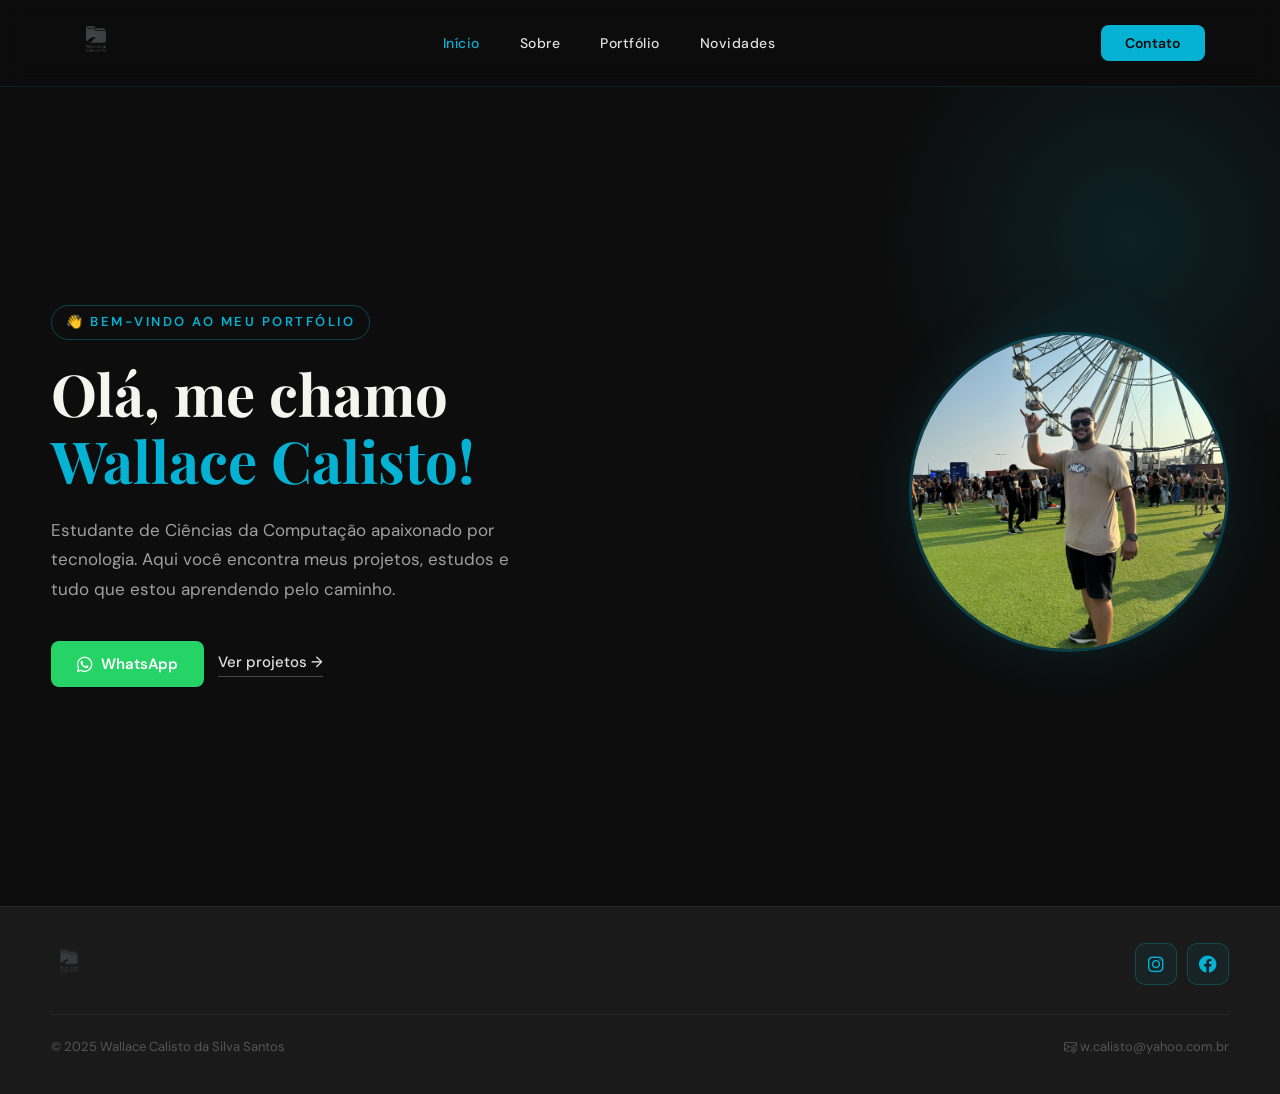
<file: index.html>
<!DOCTYPE html>
<html lang="pt-br">
<head>
    <meta charset="UTF-8">
    <meta name="viewport" content="width=device-width, initial-scale=1.0">
    <!-- Google Fonts -->
    <link rel="preconnect" href="https://fonts.googleapis.com">
    <link rel="preconnect" href="https://fonts.gstatic.com" crossorigin>
    <link href="https://fonts.googleapis.com/css2?family=Playfair+Display:wght@400;700;900&family=DM+Sans:wght@400;500;600&display=swap" rel="stylesheet">
    <!-- Font Awesome -->
    <link rel="stylesheet" href="https://cdnjs.cloudflare.com/ajax/libs/font-awesome/6.0.0-beta3/css/all.min.css">
    <!-- Bootstrap Icons -->
    <link href="https://cdn.jsdelivr.net/npm/bootstrap-icons/font/bootstrap-icons.css" rel="stylesheet">
    <link rel="stylesheet" href="CSS/style.css">
    <title>Início | Wallace</title>
</head>
<body>

    <header>
        <div class="interface">
            <div class="logo">
                <a href="./index.html">
                    <img src="IMG/logo.png" alt="Logo do site">
                </a>
            </div>

            <nav class="menu-desktop">
                <ul>
                    <li><a href="./index.html" class="ativo">Início</a></li>
                    <li><a href="./HTML/sobre.html">Sobre</a></li>
                    <li><a href="./HTML/portfolio.html">Portfólio</a></li>
                    <li><a href="./HTML/novidades.html">Novidades</a></li>
                </ul>
            </nav>

            <div class="btn-contato">
                <a href="./HTML/contato.html"><button>Contato</button></a>
            </div>
        </div>
    </header>

    <main>
        <section class="topo-do-site">
            <div class="flex">
                <div class="text-topo-site">
                    <span class="saudacao">👋 Bem-vindo ao meu portfólio</span>
                    <h1>Olá, me chamo<br><span>Wallace Calisto!</span></h1>
                    <p>Estudante de Ciências da Computação apaixonado por tecnologia. Aqui você encontra meus projetos, estudos e tudo que estou aprendendo pelo caminho.</p>
                    <div class="btn-grupo">
                        <a href="https://wa.me/5521982160730">
                            <button class="btn-whatsapp">
                                <i class="fab fa-whatsapp"></i> WhatsApp
                            </button>
                        </a>
                        <a href="./HTML/portfolio.html" class="btn-portfolio-link">
                            Ver projetos →
                        </a>
                    </div>
                </div>

                <div class="img-topo-site">
                    <img src="./IMG/minhafoto.png" alt="Foto de Wallace">
                </div>
            </div>
        </section>
    </main>

    <footer>
        <div class="footer-inner">
            <div class="logo-footer">
                <img src="./IMG/logo.png" alt="Logo">
            </div>
            <div class="btn-redes-sociais">
                <a href="https://www.instagram.com/wallacecalisto?igsh=MTJpZWdmenhvb2kzdQ==">
                    <button><i class="fab fa-instagram"></i></button>
                </a>
                <a href="https://www.facebook.com/share/15w3HHzrkz/">
                    <button><i class="fab fa-facebook"></i></button>
                </a>
            </div>
        </div>
        <div class="footer-copy">
            <p>&copy; 2025 Wallace Calisto da Silva Santos</p>
            <a href="mailto:w.calisto@yahoo.com.br">
                <i class="bi bi-envelope-at"></i> w.calisto@yahoo.com.br
            </a>
        </div>
    </footer>

</body>
</html>
</file>
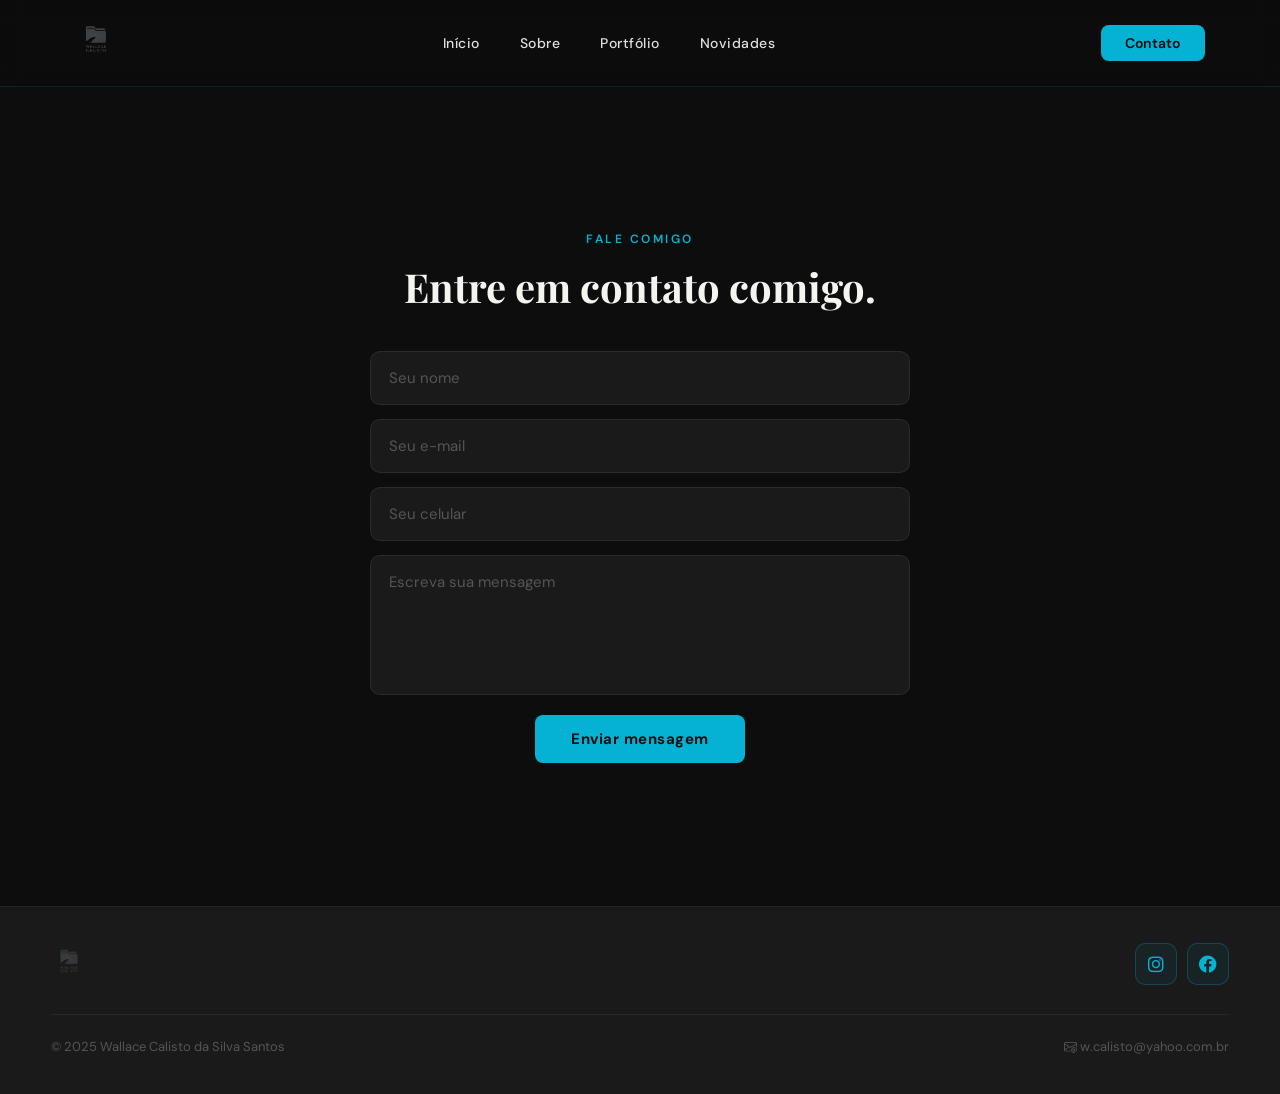
<file: HTML/contato.html>
<!DOCTYPE html>
<html lang="pt-br">
<head>
    <meta charset="UTF-8">
    <meta name="viewport" content="width=device-width, initial-scale=1.0">
    <link rel="preconnect" href="https://fonts.googleapis.com">
    <link rel="preconnect" href="https://fonts.gstatic.com" crossorigin>
    <link href="https://fonts.googleapis.com/css2?family=Playfair+Display:wght@400;700;900&family=DM+Sans:wght@400;500;600&display=swap" rel="stylesheet">
    <link rel="stylesheet" href="https://cdnjs.cloudflare.com/ajax/libs/font-awesome/6.0.0-beta3/css/all.min.css">
    <link href="https://cdn.jsdelivr.net/npm/bootstrap-icons/font/bootstrap-icons.css" rel="stylesheet">
    <link rel="stylesheet" href="../CSS/style.css">
    <title>Contato | Wallace</title>
</head>
<body>

    <header>
        <div class="interface">
            <div class="logo">
                <a href="../index.html">
                    <img src="../IMG/logo.png" alt="Logo do site">
                </a>
            </div>

            <nav class="menu-desktop">
                <ul>
                    <li><a href="../index.html">Início</a></li>
                    <li><a href="../HTML/sobre.html">Sobre</a></li>
                    <li><a href="./portfolio.html">Portfólio</a></li>
                    <li><a href="./novidades.html">Novidades</a></li>
                </ul>
            </nav>

            <div class="btn-contato">
                <a href="./contato.html"><button>Contato</button></a>
            </div>
        </div>
    </header>

    <main>
        <div class="contato-wrapper">
            <div class="contato-box">
                <span class="secao-label">Fale comigo</span>
                <h2>Entre em contato comigo.</h2>

                <form action="">
                    <input type="text" placeholder="Seu nome" required>
                    <input type="email" placeholder="Seu e-mail" required>
                    <input type="tel" placeholder="Seu celular">
                    <textarea placeholder="Escreva sua mensagem" required></textarea>
                    <div class="btn-enviar">
                        <input type="submit" value="Enviar mensagem">
                    </div>
                </form>
            </div>
        </div>
    </main>

    <footer>
        <div class="footer-inner">
            <div class="logo-footer">
                <img src="../IMG/logo.png" alt="Logo">
            </div>
            <div class="btn-redes-sociais">
                <a href="https://www.instagram.com/wallacecalisto?igsh=MTJpZWdmenhvb2kzdQ==">
                    <button><i class="fab fa-instagram"></i></button>
                </a>
                <a href="https://www.facebook.com/share/15w3HHzrkz/">
                    <button><i class="fab fa-facebook"></i></button>
                </a>
            </div>
        </div>
        <div class="footer-copy">
            <p>&copy; 2025 Wallace Calisto da Silva Santos</p>
            <a href="mailto:w.calisto@yahoo.com.br">
                <i class="bi bi-envelope-at"></i> w.calisto@yahoo.com.br
            </a>
        </div>
    </footer>

</body>
</html>
</file>
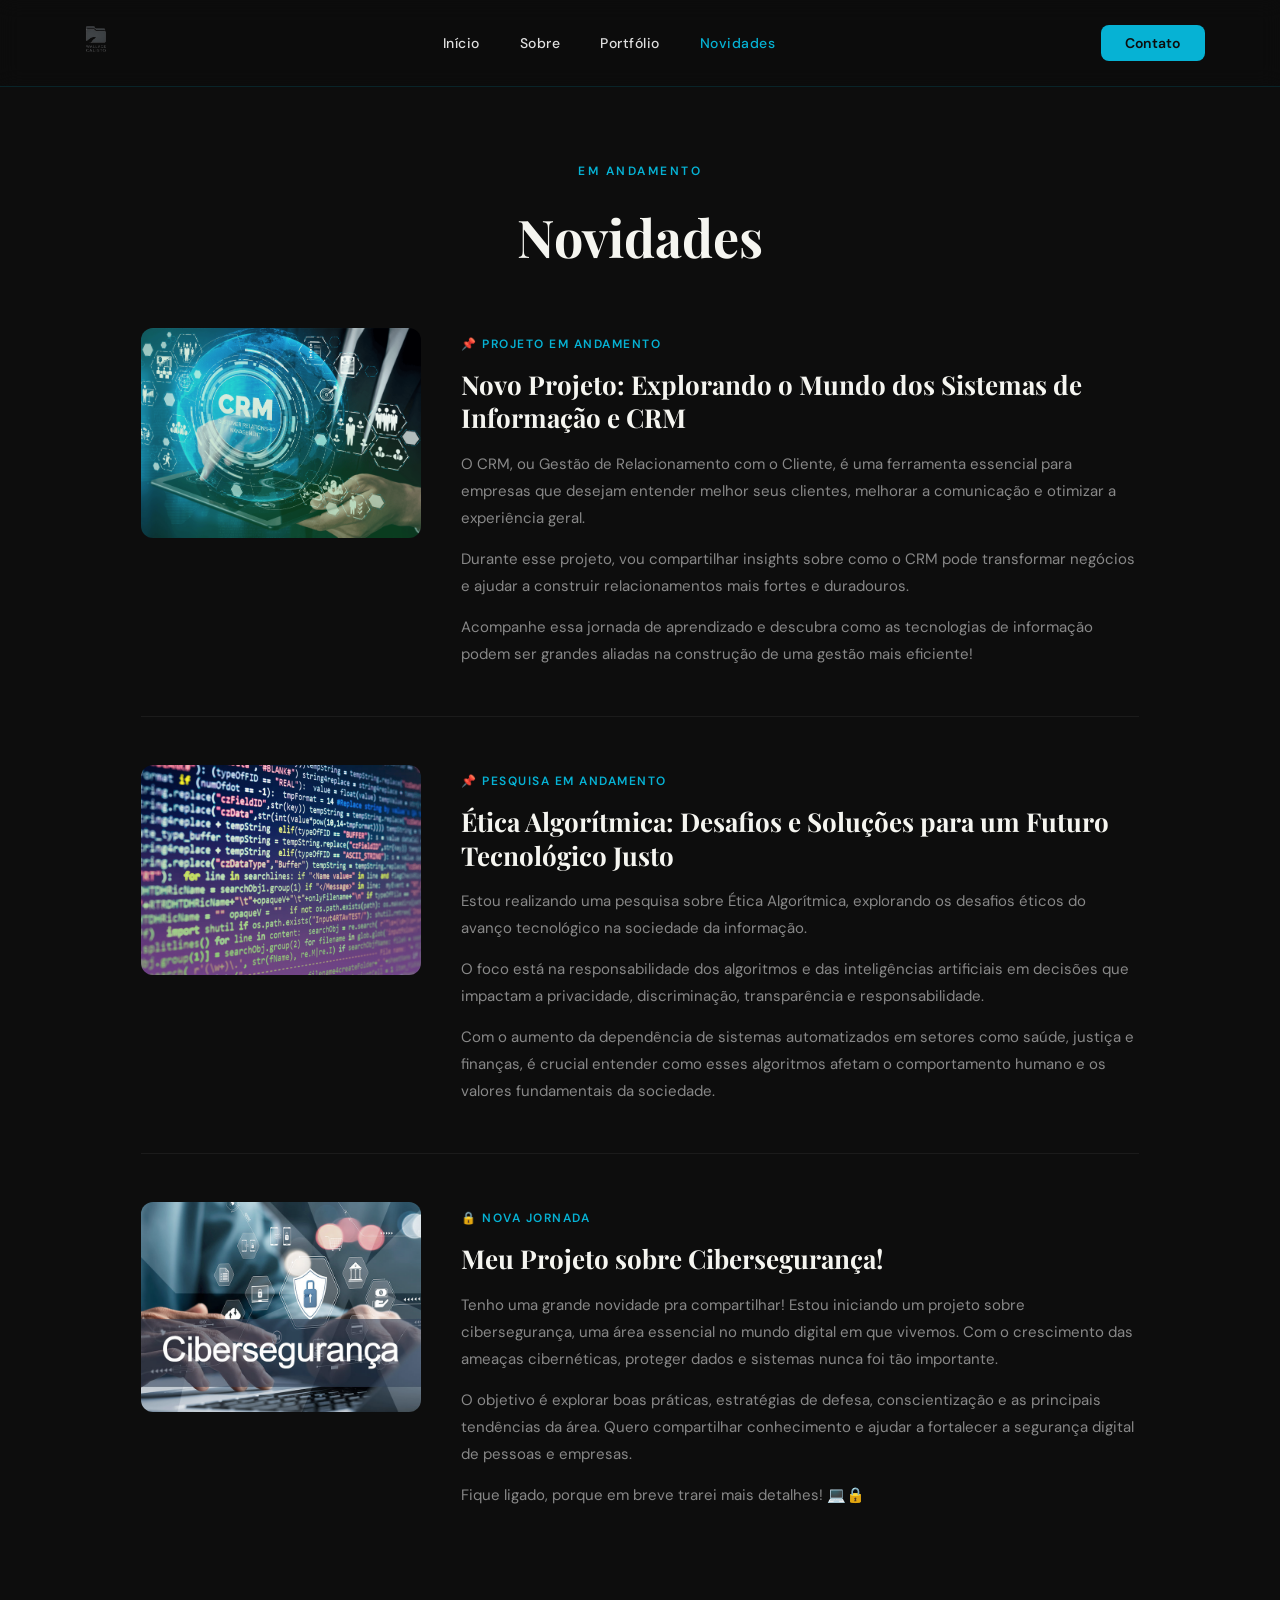
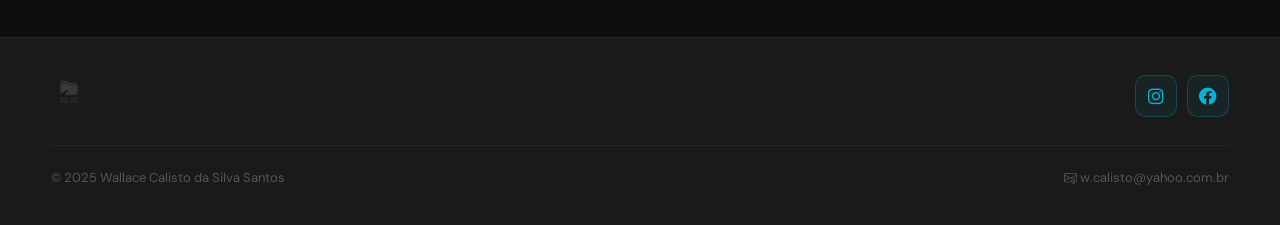
<file: HTML/novidades.html>
<!DOCTYPE html>
<html lang="pt-br">
<head>
    <meta charset="UTF-8">
    <meta name="viewport" content="width=device-width, initial-scale=1.0">
    <link rel="preconnect" href="https://fonts.googleapis.com">
    <link rel="preconnect" href="https://fonts.gstatic.com" crossorigin>
    <link href="https://fonts.googleapis.com/css2?family=Playfair+Display:wght@400;700;900&family=DM+Sans:wght@400;500;600&display=swap" rel="stylesheet">
    <link rel="stylesheet" href="https://cdnjs.cloudflare.com/ajax/libs/font-awesome/6.0.0-beta3/css/all.min.css">
    <link href="https://cdn.jsdelivr.net/npm/bootstrap-icons/font/bootstrap-icons.css" rel="stylesheet">
    <link rel="stylesheet" href="../CSS/style.css">
    <title>Novidades | Wallace</title>
</head>
<body>

    <header>
        <div class="interface">
            <div class="logo">
                <a href="../index.html">
                    <img src="../IMG/logo.png" alt="Logo do site">
                </a>
            </div>

            <nav class="menu-desktop">
                <ul>
                    <li><a href="../index.html">Início</a></li>
                    <li><a href="../HTML/sobre.html">Sobre</a></li>
                    <li><a href="./portfolio.html">Portfólio</a></li>
                    <li><a href="./novidades.html" class="ativo">Novidades</a></li>
                </ul>
            </nav>

            <div class="btn-contato">
                <a href="../HTML/contato.html"><button>Contato</button></a>
            </div>
        </div>
    </header>

    <main>
        <div class="novidades-header">
            <span class="secao-label">Em andamento</span>
            <h1>Novidades</h1>
        </div>

        <div class="novidades-lista interface">

            <div class="novidade-item">
                <div class="novidade-img">
                    <img src="../IMG/imagem-novidade.png" alt="Imagem CRM">
                </div>
                <div class="novidade-texto">
                    <p class="data">📌 Projeto em andamento</p>
                    <h2>Novo Projeto: Explorando o Mundo dos Sistemas de Informação e CRM</h2>
                    <p>O CRM, ou Gestão de Relacionamento com o Cliente, é uma ferramenta essencial para empresas que desejam entender melhor seus clientes, melhorar a comunicação e otimizar a experiência geral.</p>
                    <p>Durante esse projeto, vou compartilhar insights sobre como o CRM pode transformar negócios e ajudar a construir relacionamentos mais fortes e duradouros.</p>
                    <p>Acompanhe essa jornada de aprendizado e descubra como as tecnologias de informação podem ser grandes aliadas na construção de uma gestão mais eficiente!</p>
                </div>
            </div>

            <div class="novidade-item">
                <div class="novidade-img">
                    <img src="../IMG/imagem-novidade2.png" alt="Ética Algorítmica">
                </div>
                <div class="novidade-texto">
                    <p class="data">📌 Pesquisa em andamento</p>
                    <h2>Ética Algorítmica: Desafios e Soluções para um Futuro Tecnológico Justo</h2>
                    <p>Estou realizando uma pesquisa sobre Ética Algorítmica, explorando os desafios éticos do avanço tecnológico na sociedade da informação.</p>
                    <p>O foco está na responsabilidade dos algoritmos e das inteligências artificiais em decisões que impactam a privacidade, discriminação, transparência e responsabilidade.</p>
                    <p>Com o aumento da dependência de sistemas automatizados em setores como saúde, justiça e finanças, é crucial entender como esses algoritmos afetam o comportamento humano e os valores fundamentais da sociedade.</p>
                </div>
            </div>

            <div class="novidade-item">
                <div class="novidade-img">
                    <img src="../IMG/imagem-novidades3.png" alt="Cibersegurança">
                </div>
                <div class="novidade-texto">
                    <p class="data">🔒 Nova jornada</p>
                    <h2>Meu Projeto sobre Cibersegurança!</h2>
                    <p>Tenho uma grande novidade pra compartilhar! Estou iniciando um projeto sobre cibersegurança, uma área essencial no mundo digital em que vivemos. Com o crescimento das ameaças cibernéticas, proteger dados e sistemas nunca foi tão importante.</p>
                    <p>O objetivo é explorar boas práticas, estratégias de defesa, conscientização e as principais tendências da área. Quero compartilhar conhecimento e ajudar a fortalecer a segurança digital de pessoas e empresas.</p>
                    <p>Fique ligado, porque em breve trarei mais detalhes! 💻🔒</p>
                </div>
            </div>

        </div>
    </main>

    <footer>
        <div class="footer-inner">
            <div class="logo-footer">
                <img src="../IMG/logo.png" alt="Logo">
            </div>
            <div class="btn-redes-sociais">
                <a href="https://www.instagram.com/wallacecalisto?igsh=MTJpZWdmenhvb2kzdQ==">
                    <button><i class="fab fa-instagram"></i></button>
                </a>
                <a href="https://www.facebook.com/share/15w3HHzrkz/">
                    <button><i class="fab fa-facebook"></i></button>
                </a>
            </div>
        </div>
        <div class="footer-copy">
            <p>&copy; 2025 Wallace Calisto da Silva Santos</p>
            <a href="mailto:w.calisto@yahoo.com.br">
                <i class="bi bi-envelope-at"></i> w.calisto@yahoo.com.br
            </a>
        </div>
    </footer>

</body>
</html>
</file>
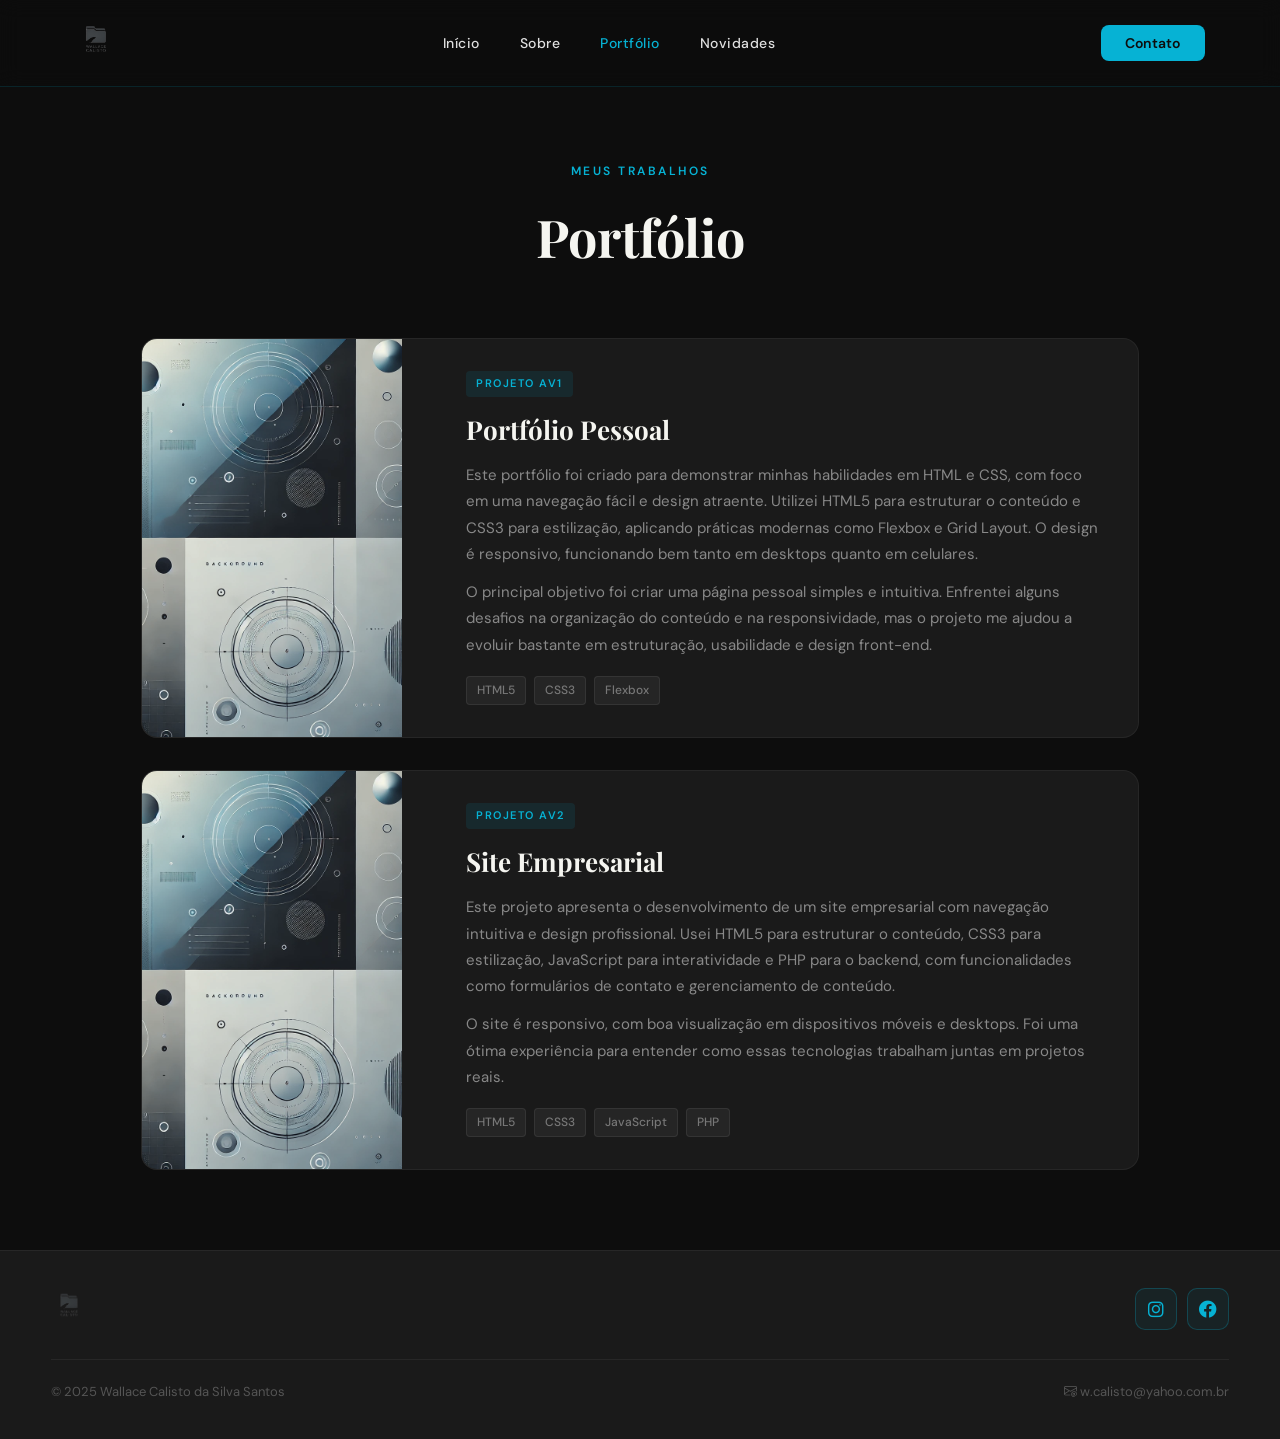
<file: HTML/portfolio.html>
<!DOCTYPE html>
<html lang="pt-br">
<head>
    <meta charset="UTF-8">
    <meta name="viewport" content="width=device-width, initial-scale=1.0">
    <link rel="preconnect" href="https://fonts.googleapis.com">
    <link rel="preconnect" href="https://fonts.gstatic.com" crossorigin>
    <link href="https://fonts.googleapis.com/css2?family=Playfair+Display:wght@400;700;900&family=DM+Sans:wght@400;500;600&display=swap" rel="stylesheet">
    <link rel="stylesheet" href="https://cdnjs.cloudflare.com/ajax/libs/font-awesome/6.0.0-beta3/css/all.min.css">
    <link href="https://cdn.jsdelivr.net/npm/bootstrap-icons/font/bootstrap-icons.css" rel="stylesheet">
    <link rel="stylesheet" href="../CSS/style.css">
    <title>Portfólio | Wallace</title>
</head>
<body>

    <header>
        <div class="interface">
            <div class="logo">
                <a href="../index.html">
                    <img src="../IMG/logo.png" alt="Logo do site">
                </a>
            </div>

            <nav class="menu-desktop">
                <ul>
                    <li><a href="../index.html">Início</a></li>
                    <li><a href="../HTML/sobre.html">Sobre</a></li>
                    <li><a href="./portfolio.html" class="ativo">Portfólio</a></li>
                    <li><a href="./novidades.html">Novidades</a></li>
                </ul>
            </nav>

            <div class="btn-contato">
                <a href="../HTML/contato.html"><button>Contato</button></a>
            </div>
        </div>
    </header>

    <main>
        <div class="portfolio-header">
            <span class="secao-label">Meus trabalhos</span>
            <h1>Portfólio</h1>
        </div>

        <div class="portfolio-grid interface">

            <div class="projeto-card">
                <div class="projeto-imagem"></div>
                <div class="projeto-info">
                    <span class="projeto-tag">Projeto AV1</span>
                    <h2>Portfólio Pessoal</h2>
                    <p>
                        Este portfólio foi criado para demonstrar minhas habilidades em HTML e CSS, com foco em uma navegação fácil e design atraente. Utilizei HTML5 para estruturar o conteúdo e CSS3 para estilização, aplicando práticas modernas como Flexbox e Grid Layout. O design é responsivo, funcionando bem tanto em desktops quanto em celulares.
                    </p>
                    <p>
                        O principal objetivo foi criar uma página pessoal simples e intuitiva. Enfrentei alguns desafios na organização do conteúdo e na responsividade, mas o projeto me ajudou a evoluir bastante em estruturação, usabilidade e design front-end.
                    </p>
                    <div class="projeto-techs">
                        <span>HTML5</span>
                        <span>CSS3</span>
                        <span>Flexbox</span>
                    </div>
                </div>
            </div>

            <div class="projeto-card">
                <div class="projeto-imagem"></div>
                <div class="projeto-info">
                    <span class="projeto-tag">Projeto AV2</span>
                    <h2>Site Empresarial</h2>
                    <p>
                        Este projeto apresenta o desenvolvimento de um site empresarial com navegação intuitiva e design profissional. Usei HTML5 para estruturar o conteúdo, CSS3 para estilização, JavaScript para interatividade e PHP para o backend, com funcionalidades como formulários de contato e gerenciamento de conteúdo.
                    </p>
                    <p>
                        O site é responsivo, com boa visualização em dispositivos móveis e desktops. Foi uma ótima experiência para entender como essas tecnologias trabalham juntas em projetos reais.
                    </p>
                    <div class="projeto-techs">
                        <span>HTML5</span>
                        <span>CSS3</span>
                        <span>JavaScript</span>
                        <span>PHP</span>
                    </div>
                </div>
            </div>

        </div>
    </main>

    <footer>
        <div class="footer-inner">
            <div class="logo-footer">
                <img src="../IMG/logo.png" alt="Logo">
            </div>
            <div class="btn-redes-sociais">
                <a href="https://www.instagram.com/wallacecalisto?igsh=MTJpZWdmenhvb2kzdQ==">
                    <button><i class="fab fa-instagram"></i></button>
                </a>
                <a href="https://www.facebook.com/share/15w3HHzrkz/">
                    <button><i class="fab fa-facebook"></i></button>
                </a>
            </div>
        </div>
        <div class="footer-copy">
            <p>&copy; 2025 Wallace Calisto da Silva Santos</p>
            <a href="mailto:w.calisto@yahoo.com.br">
                <i class="bi bi-envelope-at"></i> w.calisto@yahoo.com.br
            </a>
        </div>
    </footer>

</body>
</html>
</file>
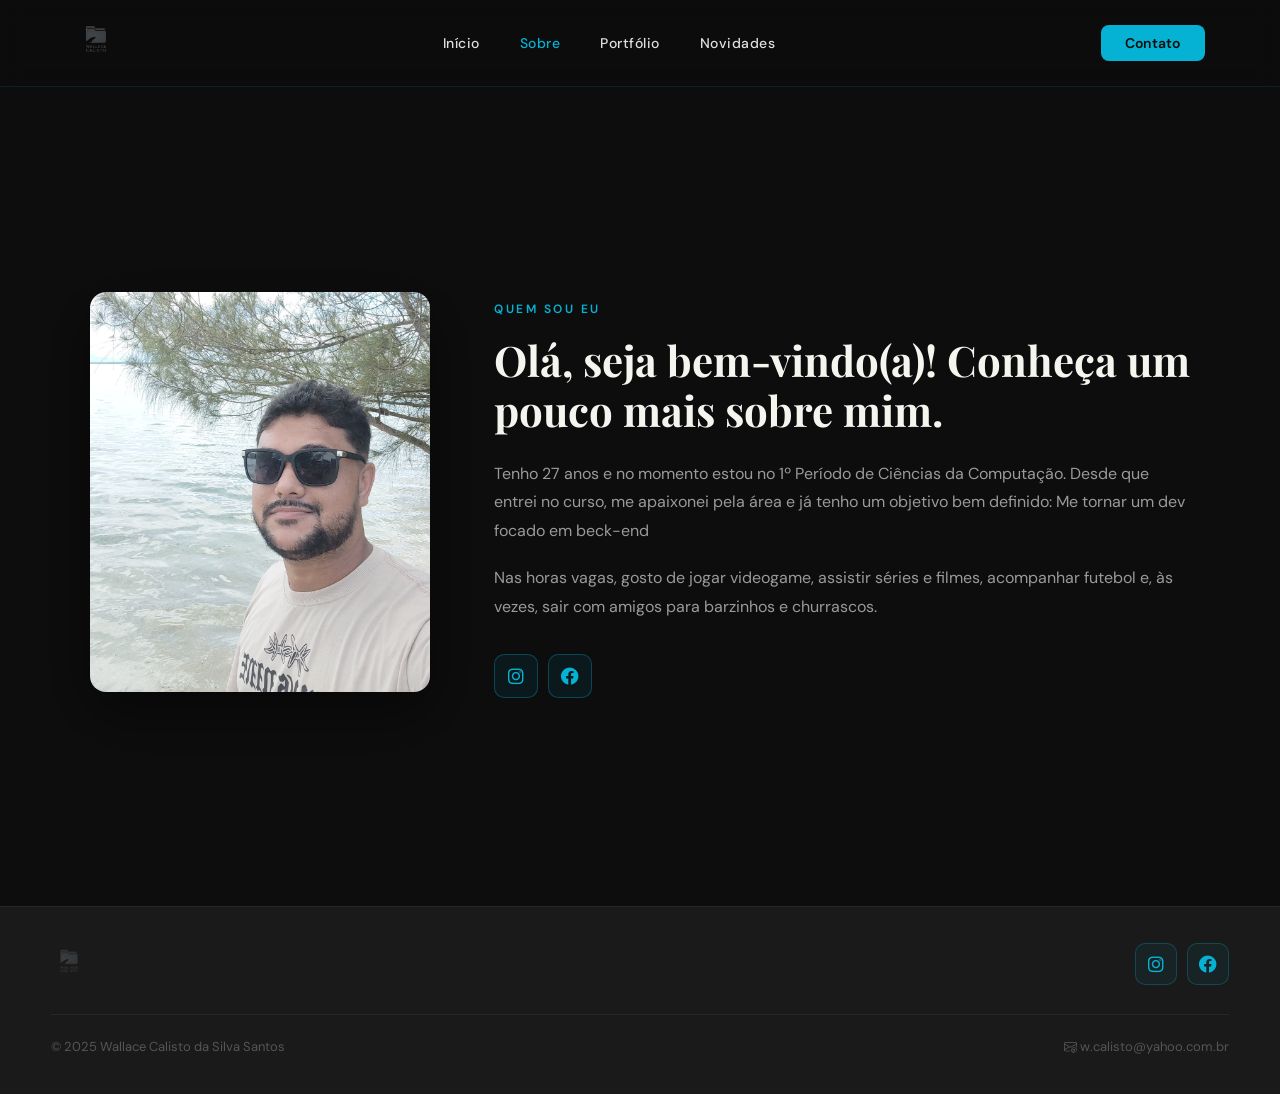
<file: HTML/sobre.html>
<!DOCTYPE html>
<html lang="pt-br">
<head>
    <meta charset="UTF-8">
    <meta name="viewport" content="width=device-width, initial-scale=1.0">
    <link rel="preconnect" href="https://fonts.googleapis.com">
    <link rel="preconnect" href="https://fonts.gstatic.com" crossorigin>
    <link href="https://fonts.googleapis.com/css2?family=Playfair+Display:wght@400;700;900&family=DM+Sans:wght@400;500;600&display=swap" rel="stylesheet">
    <link rel="stylesheet" href="https://cdnjs.cloudflare.com/ajax/libs/font-awesome/6.0.0-beta3/css/all.min.css">
    <link href="https://cdn.jsdelivr.net/npm/bootstrap-icons/font/bootstrap-icons.css" rel="stylesheet">
    <link rel="stylesheet" href="../CSS/style.css">
    <title>Sobre | Wallace</title>
</head>
<body>

    <header>
        <div class="interface">
            <div class="logo">
                <a href="../index.html">
                    <img src="../IMG/logo.png" alt="Logo do site">
                </a>
            </div>

            <nav class="menu-desktop">
                <ul>
                    <li><a href="../index.html">Início</a></li>
                    <li><a href="../HTML/sobre.html" class="ativo">Sobre</a></li>
                    <li><a href="./portfolio.html">Portfólio</a></li>
                    <li><a href="./novidades.html">Novidades</a></li>
                </ul>
            </nav>

            <div class="btn-contato">
                <a href="./contato.html"><button>Contato</button></a>
            </div>
        </div>
    </header>

    <main>
        <section class="sobre">
            <div class="interface">
                <div class="flex">
                    <div class="img-sobre">
                        <img src="../IMG/fotosobre.png" alt="Foto sobre">
                    </div>

                    <div class="txt-sobre">
                        <span class="secao-label">Quem sou eu</span>
                        <h2>Olá, seja bem-vindo(a)! Conheça um pouco mais sobre mim.</h2>
                        <p>Tenho 27 anos e no momento estou no 1º Período de Ciências da Computação. Desde que entrei no curso, me apaixonei pela área e já tenho um objetivo bem definido: Me tornar um dev focado em beck-end</p>
                        <p>Nas horas vagas, gosto de jogar videogame, assistir séries e filmes, acompanhar futebol e, às vezes, sair com amigos para barzinhos e churrascos.</p>

                        <div class="redes-sobre btn-redes-sociais">
                            <a href="https://www.instagram.com/wallacecalisto?igsh=MTJpZWdmenhvb2kzdQ==">
                                <button><i class="fab fa-instagram"></i></button>
                            </a>
                            <a href="https://www.facebook.com/share/15w3HHzrkz/">
                                <button><i class="fab fa-facebook"></i></button>
                            </a>
                        </div>
                    </div>
                </div>
            </div>
        </section>
    </main>

    <footer>
        <div class="footer-inner">
            <div class="logo-footer">
                <img src="../IMG/logo.png" alt="Logo">
            </div>
            <div class="btn-redes-sociais">
                <a href="https://www.instagram.com/wallacecalisto?igsh=MTJpZWdmenhvb2kzdQ==">
                    <button><i class="fab fa-instagram"></i></button>
                </a>
                <a href="https://www.facebook.com/share/15w3HHzrkz/">
                    <button><i class="fab fa-facebook"></i></button>
                </a>
            </div>
        </div>
        <div class="footer-copy">
            <p>&copy; 2025 Wallace Calisto da Silva Santos</p>
            <a href="mailto:w.calisto@yahoo.com.br">
                <i class="bi bi-envelope-at"></i> w.calisto@yahoo.com.br
            </a>
        </div>
    </footer>

</body>
</html>
</file>
<file: CSS/style.css>
/* ===========================
   Reset e Variáveis Globais
   =========================== */
* {
    margin: 0;
    padding: 0;
    box-sizing: border-box;
}

:root {
    --azul: #06B2D4;
    --azul-escuro: #0490aa;
    --preto: #0d0d0d;
    --cinza-escuro: #1a1a1a;
    --cinza-medio: #2e2e2e;
    --branco: #f5f5f0;
    --texto-claro: #e0e0e0;
    --fonte-titulo: 'Playfair Display', serif;
    --fonte-corpo: 'DM Sans', sans-serif;
}

html {
    scroll-behavior: smooth;
}

body {
    background-color: var(--preto);
    color: var(--branco);
    font-family: var(--fonte-corpo);
    line-height: 1.6;
    overflow-x: hidden;
}

a {
    text-decoration: none;
    color: inherit;
}

.interface {
    max-width: 1200px;
    margin: 0 auto;
    padding: 0 24px;
}

/* ===========================
   Header / Nav
   =========================== */
header {
    position: sticky;
    top: 0;
    z-index: 100;
    background-color: rgba(13, 13, 13, 0.92);
    backdrop-filter: blur(10px);
    border-bottom: 1px solid rgba(6, 178, 212, 0.15);
    padding: 18px 4%;
}

header > .interface {
    display: flex;
    align-items: center;
    justify-content: space-between;
}

.logo img {
    height: 42px;
    transition: opacity 0.3s;
}

.logo img:hover {
    opacity: 0.8;
}

header nav ul {
    list-style: none;
    display: flex;
    gap: 8px;
}

header nav ul li a {
    color: var(--texto-claro);
    font-family: var(--fonte-corpo);
    font-size: 14px;
    font-weight: 500;
    letter-spacing: 0.5px;
    padding: 8px 16px;
    border-radius: 6px;
    transition: color 0.25s, background 0.25s;
}

header nav ul li a:hover {
    color: var(--azul);
    background: rgba(6, 178, 212, 0.08);
}

header nav ul li a.ativo {
    color: var(--azul);
}

.btn-contato button {
    padding: 9px 24px;
    font-size: 14px;
    font-weight: 600;
    font-family: var(--fonte-corpo);
    background-color: var(--azul);
    color: var(--preto);
    border: none;
    border-radius: 8px;
    cursor: pointer;
    transition: background 0.25s, transform 0.2s;
    letter-spacing: 0.3px;
}

.btn-contato button:hover {
    background-color: var(--azul-escuro);
    transform: translateY(-1px);
}

/* ===========================
   Hero (index)
   =========================== */
section.topo-do-site {
    min-height: calc(100vh - 81px);
    display: flex;
    align-items: center;
    padding: 60px 4%;
    position: relative;
    overflow: hidden;
}

/* Detalhe decorativo de fundo */
section.topo-do-site::before {
    content: '';
    position: absolute;
    top: -100px;
    right: -100px;
    width: 500px;
    height: 500px;
    border-radius: 50%;
    background: radial-gradient(circle, rgba(6, 178, 212, 0.12) 0%, transparent 70%);
    pointer-events: none;
}

section.topo-do-site .flex {
    display: flex;
    align-items: center;
    justify-content: space-between;
    gap: 60px;
    width: 100%;
    max-width: 1200px;
    margin: 0 auto;
}

.text-topo-site {
    flex: 1;
    max-width: 560px;
}

.text-topo-site .saudacao {
    display: inline-block;
    font-family: var(--fonte-corpo);
    font-size: 13px;
    font-weight: 600;
    letter-spacing: 2.5px;
    text-transform: uppercase;
    color: var(--azul);
    margin-bottom: 20px;
    padding: 6px 14px;
    border: 1px solid rgba(6, 178, 212, 0.35);
    border-radius: 20px;
}

.text-topo-site h1 {
    font-family: var(--fonte-titulo);
    font-size: clamp(36px, 5vw, 58px);
    font-weight: 700;
    line-height: 1.15;
    color: var(--branco);
    margin-bottom: 22px;
}

.text-topo-site h1 span {
    color: var(--azul);
}

.text-topo-site p {
    font-size: 17px;
    color: #a0a0a0;
    line-height: 1.75;
    margin-bottom: 36px;
    max-width: 460px;
}

.btn-grupo {
    display: flex;
    gap: 14px;
    align-items: center;
    flex-wrap: wrap;
}

.btn-whatsapp {
    display: inline-flex;
    align-items: center;
    gap: 8px;
    background-color: #25D366;
    color: #fff;
    font-family: var(--fonte-corpo);
    font-size: 15px;
    font-weight: 600;
    padding: 13px 26px;
    border: none;
    border-radius: 8px;
    cursor: pointer;
    transition: background 0.25s, transform 0.2s;
}

.btn-whatsapp:hover {
    background-color: #1db954;
    transform: translateY(-2px);
}

.btn-whatsapp i {
    font-size: 18px;
}

.btn-portfolio-link {
    display: inline-flex;
    align-items: center;
    gap: 6px;
    color: var(--texto-claro);
    font-size: 15px;
    font-weight: 500;
    border-bottom: 1px solid rgba(255,255,255,0.25);
    padding-bottom: 2px;
    transition: color 0.25s, border-color 0.25s;
}

.btn-portfolio-link:hover {
    color: var(--azul);
    border-color: var(--azul);
}

.img-topo-site {
    flex-shrink: 0;
}

.img-topo-site img {
    width: 320px;
    height: 320px;
    object-fit: cover;
    border-radius: 50%;
    border: 3px solid rgba(6, 178, 212, 0.3);
    box-shadow: 0 0 60px rgba(6, 178, 212, 0.12);
    animation: flutuante 3s ease-in-out infinite alternate;
}

@keyframes flutuante {
    from { transform: translateY(0px); }
    to   { transform: translateY(-14px); }
}

/* ===========================
   Página: Sobre
   =========================== */
section.sobre {
    padding: 80px 4%;
    min-height: calc(100vh - 81px);
    display: flex;
    align-items: center;
}

.sobre .flex {
    display: flex;
    align-items: center;
    gap: 64px;
    max-width: 1100px;
    margin: 0 auto;
}

.img-sobre {
    flex-shrink: 0;
}

.img-sobre img {
    width: 340px;
    height: 400px;
    object-fit: cover;
    border-radius: 16px;
    filter: grayscale(20%);
    box-shadow: 0 20px 60px rgba(0,0,0,0.5);
}

.txt-sobre .secao-label {
    display: inline-block;
    font-family: var(--fonte-corpo);
    font-size: 12px;
    font-weight: 600;
    letter-spacing: 2.5px;
    text-transform: uppercase;
    color: var(--azul);
    margin-bottom: 16px;
}

.txt-sobre h2 {
    font-family: var(--fonte-titulo);
    font-size: clamp(28px, 3.5vw, 42px);
    font-weight: 700;
    line-height: 1.2;
    margin-bottom: 24px;
    color: var(--branco);
}

.txt-sobre p {
    font-size: 16px;
    color: #9a9a9a;
    line-height: 1.8;
    margin-bottom: 18px;
}

.txt-sobre p:last-of-type {
    margin-bottom: 32px;
}

.redes-sobre {
    display: flex;
    gap: 12px;
    margin-top: 4px;
}

.redes-sobre a button {
    width: 44px;
    height: 44px;
    border-radius: 10px;
    border: 1px solid rgba(6, 178, 212, 0.3);
    background-color: rgba(6, 178, 212, 0.08);
    color: var(--azul);
    font-size: 18px;
    cursor: pointer;
    transition: background 0.25s, border-color 0.25s, transform 0.2s;
    display: flex;
    align-items: center;
    justify-content: center;
}

.redes-sobre a button:hover {
    background-color: var(--azul);
    color: var(--preto);
    border-color: var(--azul);
    transform: translateY(-2px);
}

/* ===========================
   Página: Portfólio
   =========================== */
.portfolio-header {
    padding: 70px 4% 40px;
    text-align: center;
}

.portfolio-header .secao-label {
    display: inline-block;
    font-size: 12px;
    font-weight: 600;
    letter-spacing: 2.5px;
    text-transform: uppercase;
    color: var(--azul);
    margin-bottom: 14px;
}

.portfolio-header h1 {
    font-family: var(--fonte-titulo);
    font-size: clamp(34px, 5vw, 52px);
    font-weight: 700;
    color: var(--branco);
}

.portfolio-grid {
    padding: 20px 4% 80px;
    max-width: 1100px;
    margin: 0 auto;
    display: flex;
    flex-direction: column;
    gap: 32px;
}

.projeto-card {
    display: flex;
    gap: 32px;
    background-color: var(--cinza-escuro);
    border-radius: 16px;
    overflow: hidden;
    border: 1px solid rgba(255,255,255,0.05);
    transition: border-color 0.3s, transform 0.3s;
}

.projeto-card:hover {
    border-color: rgba(6, 178, 212, 0.25);
    transform: translateY(-3px);
}

.projeto-imagem {
    width: 260px;
    flex-shrink: 0;
    background-image: url('../IMG/projeto-img.png');
    background-size: cover;
    background-position: center;
    filter: grayscale(30%);
    transition: filter 0.3s;
}

.projeto-card:hover .projeto-imagem {
    filter: grayscale(0%);
}

.projeto-info {
    padding: 32px;
    display: flex;
    flex-direction: column;
    justify-content: center;
    gap: 12px;
}

.projeto-tag {
    display: inline-block;
    font-size: 11px;
    font-weight: 600;
    letter-spacing: 1.5px;
    text-transform: uppercase;
    color: var(--azul);
    background: rgba(6, 178, 212, 0.1);
    padding: 4px 10px;
    border-radius: 4px;
    width: fit-content;
}

.projeto-info h2 {
    font-family: var(--fonte-titulo);
    font-size: 26px;
    color: var(--branco);
    font-weight: 700;
}

.projeto-info p {
    font-size: 15px;
    color: #888;
    line-height: 1.75;
}

.projeto-techs {
    display: flex;
    gap: 8px;
    flex-wrap: wrap;
    margin-top: 6px;
}

.projeto-techs span {
    font-size: 12px;
    font-weight: 500;
    color: #777;
    background: rgba(255,255,255,0.05);
    padding: 4px 10px;
    border-radius: 4px;
    border: 1px solid rgba(255,255,255,0.07);
}

/* ===========================
   Página: Novidades
   =========================== */
.novidades-header {
    padding: 70px 4% 50px;
    text-align: center;
}

.novidades-header .secao-label {
    display: inline-block;
    font-size: 12px;
    font-weight: 600;
    letter-spacing: 2.5px;
    text-transform: uppercase;
    color: var(--azul);
    margin-bottom: 14px;
}

.novidades-header h1 {
    font-family: var(--fonte-titulo);
    font-size: clamp(34px, 5vw, 52px);
    font-weight: 700;
    color: var(--branco);
}

.novidades-lista {
    max-width: 1100px;
    margin: 0 auto;
    padding: 0 4% 80px;
    display: flex;
    flex-direction: column;
    gap: 48px;
}

.novidade-item {
    display: flex;
    gap: 40px;
    align-items: flex-start;
    padding-bottom: 48px;
    border-bottom: 1px solid rgba(255,255,255,0.06);
}

.novidade-item:last-child {
    border-bottom: none;
}

.novidade-img {
    flex-shrink: 0;
    width: 280px;
}

.novidade-img img {
    width: 100%;
    border-radius: 12px;
    object-fit: cover;
    aspect-ratio: 4/3;
    filter: grayscale(20%);
    transition: filter 0.3s;
}

.novidade-item:hover .novidade-img img {
    filter: grayscale(0%);
}

.novidade-texto {
    flex: 1;
    padding-top: 6px;
}

.novidade-texto .data {
    font-size: 12px;
    font-weight: 600;
    letter-spacing: 1.5px;
    text-transform: uppercase;
    color: var(--azul);
    margin-bottom: 12px;
}

.novidade-texto h2 {
    font-family: var(--fonte-titulo);
    font-size: clamp(20px, 2.5vw, 26px);
    font-weight: 700;
    color: var(--branco);
    line-height: 1.3;
    margin-bottom: 16px;
}

.novidade-texto p {
    font-size: 15px;
    color: #888;
    line-height: 1.8;
    margin-bottom: 14px;
}

.novidade-texto p:last-child {
    margin-bottom: 0;
}

/* ===========================
   Página: Contato
   =========================== */
.contato-wrapper {
    min-height: calc(100vh - 81px);
    display: flex;
    align-items: center;
    justify-content: center;
    padding: 80px 4%;
}

.contato-box {
    width: 100%;
    max-width: 540px;
}

.contato-box .secao-label {
    display: block;
    font-size: 12px;
    font-weight: 600;
    letter-spacing: 2.5px;
    text-transform: uppercase;
    color: var(--azul);
    margin-bottom: 14px;
    text-align: center;
}

.contato-box h2 {
    font-family: var(--fonte-titulo);
    font-size: clamp(28px, 4vw, 40px);
    font-weight: 700;
    color: var(--branco);
    text-align: center;
    margin-bottom: 40px;
    line-height: 1.2;
}

form {
    display: flex;
    flex-direction: column;
    gap: 14px;
}

form input,
form textarea {
    width: 100%;
    background-color: var(--cinza-escuro);
    border: 1px solid rgba(255,255,255,0.07);
    outline: none;
    padding: 16px 18px;
    border-radius: 10px;
    color: var(--branco);
    font-family: var(--fonte-corpo);
    font-size: 15px;
    transition: border-color 0.25s, background 0.25s;
}

form input::placeholder,
form textarea::placeholder {
    color: #555;
}

form input:focus,
form textarea:focus {
    border-color: rgba(6, 178, 212, 0.5);
    background-color: #222;
}

form textarea {
    resize: none;
    height: 140px;
}

.btn-enviar {
    margin-top: 6px;
    text-align: center;
}

.btn-enviar input {
    width: auto;
    background-color: var(--azul);
    color: var(--preto);
    font-weight: 700;
    font-family: var(--fonte-corpo);
    font-size: 15px;
    cursor: pointer;
    padding: 14px 36px;
    border: none;
    border-radius: 8px;
    transition: background 0.25s, transform 0.2s;
    letter-spacing: 0.5px;
}

.btn-enviar input:hover {
    background-color: var(--azul-escuro);
    transform: translateY(-2px);
}

/* ===========================
   Footer
   =========================== */
footer {
    background-color: var(--cinza-escuro);
    border-top: 1px solid rgba(255,255,255,0.06);
    padding: 36px 4%;
}

.footer-inner {
    max-width: 1200px;
    margin: 0 auto;
    display: flex;
    align-items: center;
    justify-content: space-between;
    flex-wrap: wrap;
    gap: 20px;
    padding-bottom: 28px;
    border-bottom: 1px solid rgba(255,255,255,0.06);
}

.logo-footer img {
    height: 36px;
    opacity: 0.85;
}

.btn-redes-sociais {
    display: flex;
    gap: 10px;
}

.btn-redes-sociais button {
    width: 42px;
    height: 42px;
    border-radius: 10px;
    border: 1px solid rgba(6, 178, 212, 0.25);
    background-color: rgba(6, 178, 212, 0.06);
    color: var(--azul);
    font-size: 18px;
    cursor: pointer;
    display: flex;
    align-items: center;
    justify-content: center;
    transition: background 0.25s, border-color 0.25s, transform 0.2s;
}

.btn-redes-sociais button:hover {
    background-color: var(--azul);
    color: var(--preto);
    border-color: var(--azul);
    transform: translateY(-2px);
}

.footer-copy {
    max-width: 1200px;
    margin: 22px auto 0;
    display: flex;
    justify-content: space-between;
    flex-wrap: wrap;
    gap: 10px;
}

.footer-copy p,
.footer-copy a {
    font-size: 13px;
    color: #555;
}

.footer-copy a:hover {
    color: var(--azul);
}

/* ===========================
   Responsividade
   =========================== */
@media (max-width: 900px) {
    section.topo-do-site .flex {
        flex-direction: column-reverse;
        text-align: center;
        gap: 40px;
    }

    .text-topo-site p {
        max-width: 100%;
    }

    .btn-grupo {
        justify-content: center;
    }

    .img-topo-site img {
        width: 230px;
        height: 230px;
    }

    .sobre .flex {
        flex-direction: column;
        text-align: center;
    }

    .img-sobre img {
        width: 100%;
        height: 280px;
    }

    .redes-sobre {
        justify-content: center;
    }

    .projeto-card {
        flex-direction: column;
    }

    .projeto-imagem {
        width: 100%;
        height: 200px;
    }

    .novidade-item {
        flex-direction: column;
    }

    .novidade-img {
        width: 100%;
    }
}

@media (max-width: 600px) {
    header > .interface {
        flex-wrap: wrap;
        gap: 14px;
        justify-content: center;
    }

    header nav ul {
        flex-wrap: wrap;
        justify-content: center;
    }

    .footer-inner {
        flex-direction: column;
        align-items: flex-start;
    }
}
</file>
